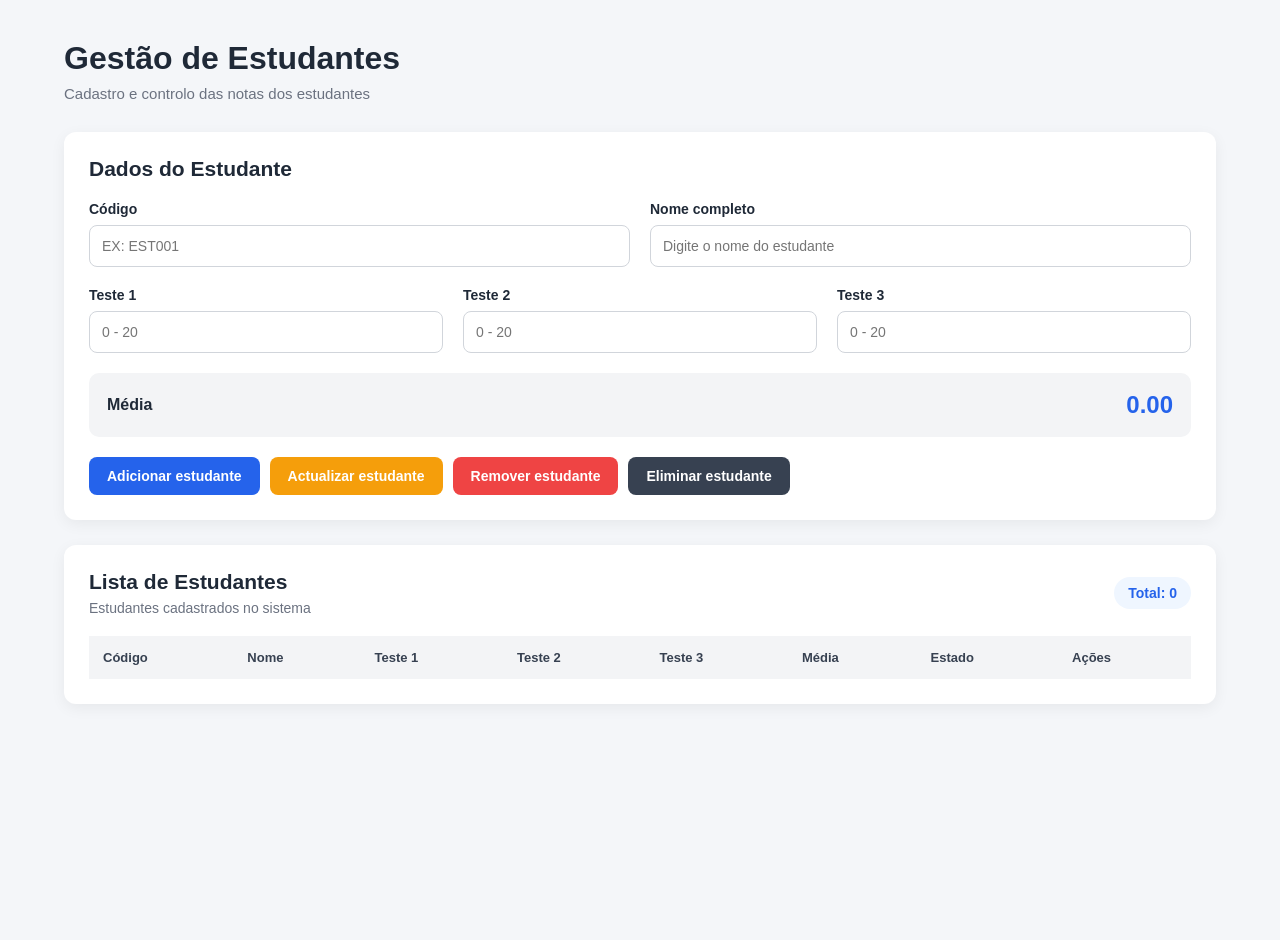
<file: AULA6/Crud_estudantes/CRUD_ESTUDANTES.html>
<!DOCTYPE html>
<html lang="pt">
<head>
    <meta charset="UTF-8">
    <meta name="viewport" content="width=device-width, initial-scale=1.0">
    <title>Crud de Estudantes</title>
    <link rel="stylesheet" href="estilo.css">
</head>
<body>
    <div class="cabecalho">
        <header>
            <h1>Gestão de Estudantes</h1>
            <p>Cadastro e controlo das notas dos estudantes</p>
        </header>
        <section class="form-section">
            <h2>Dados do Estudante</h2>
            <form id="formEstudante">
                <div class="form-group">
                    <div class="input-box">
                        <label for="codigo">Código</label>
                        <input type="text" id="codigo" placeholder="EX: EST001">
                    </div>
                    <div class="input-box">
                        <label for="nome">Nome completo</label>
                        <input type="text" id="nome" placeholder="Digite o nome do estudante">
                    </div>
                </div>
                <div class="form-group">
                    <div class="input-box">
                        <label for="teste1">Teste 1</label>
                        <input type="number" id="teste1" placeholder="0 - 20" min="0" max="20">
                    </div>
                    <div class="input-box">
                        <label for="teste2">Teste 2</label>
                        <input type="number" id="teste2" placeholder="0 - 20" min="0" max="20">
                    </div>
                    <div class="input-box">
                        <label for="teste3">Teste 3</label>
                        <input type="number" id="teste3" placeholder="0 - 20" min="0"max="20">
                    </div>
                </div>
                <div class="media-box">
                    <span>Média</span>
                    <strong id="media">
                        0.00
                    </strong>
                </div>
                <div class="buttons">
                    <button type="submit" id="btnAdicionar">
                        Adicionar estudante
                    </button>
                    <button type="button" id="btnActualizar">
                        Actualizar estudante
                    </button>
                    <button type="button" id="btnRemover">
                        Remover estudante
                    </button>
                    <button type="button" id="btnEliminar">
                        Eliminar estudante
                    </button>
                </div>
            </form>
        </section>
        <section class="table-section">
            <div class="table-header">
                <div>
                    <h2>Lista de Estudantes</h2>
                    <p>Estudantes cadastrados no sistema</p>
                </div>
                <span id="totalEstudantes">
                    Total: 0
                </span>

            </div>
            <div class="table-container">
                <table>
                    <thead>
                        <tr>
                            <th>Código</th>
                            <th>Nome</th>
                            <th>Teste 1</th>
                            <th>Teste 2</th>
                            <th>Teste 3</th>
                            <th>Média</th>
                            <th>Estado</th>
                            <th>Ações</th>
                        </tr>
                    </thead>

                    <tbody id="tabelaEstudantes">

                    </tbody>
                </table>
            </div>
        </section>
    </div>
    <script src="script.js"></script>
</body>
</html>
</file>
<file: AULA6/Crud_estudantes/estilo.css>
* {
    margin: 0;
    padding: 0;
    box-sizing: border-box;
}
body {
    font-family: Arial, sans-serif;
    background: #f4f6f9;
    color: #1f2937;
    min-height: 100vh;
}
.cabecalho {
    width: 90%;
    max-width: 1200px;
    margin: 40px auto;
}
header {
    margin-bottom: 30px;
}
header h1 {
    font-size: 32px;
    margin-bottom: 8px;
}
header p {
    color: #6b7280;
    font-size: 15px;
}
.form-section,
.table-section {
    background: white;
    padding: 25px;
    border-radius: 12px;
    box-shadow: 0 4px 15px rgba(0, 0, 0, 0.06);
    margin-bottom: 25px;
}

.form-section h2,
.table-section h2 {
    margin-bottom: 6px;
}

.form-section h2 {
    font-size: 21px;
}

.table-section h2 {
    font-size: 21px;
}
.form-group {
    display: flex;
    gap: 20px;
    margin-top: 20px;
}

.input-box {
    flex: 1;
    display: flex;
    flex-direction: column;
}

.input-box label {
    font-size: 14px;
    font-weight: bold;
    margin-bottom: 8px;
}

.input-box input {
    padding: 12px;
    border: 1px solid #d1d5db;
    border-radius: 8px;
    outline: none;
    font-size: 14px;
    transition: 0.3s;
}

.input-box input:focus {
    border-color: #2563eb;
    box-shadow: 0 0 0 3px rgba(37, 99, 235, 0.1);
}
.media-box {
    margin-top: 20px;
    padding: 18px;
    border-radius: 10px;
    background: #f3f4f6;

    display: flex;
    justify-content: space-between;
    align-items: center;
}

.media-box span {
    font-size: 16px;
    font-weight: bold;
}

.media-box strong {
    font-size: 24px;
    color: #2563eb;
}
.buttons {
    display: flex;
    flex-wrap: wrap;
    gap: 10px;
    margin-top: 20px;
}

.buttons button {
    border: none;
    padding: 11px 18px;
    border-radius: 8px;
    cursor: pointer;
    font-size: 14px;
    font-weight: bold;
    transition: 0.3s;
}
#btnAdicionar {
    background: #2563eb;
    color: white;
}

#btnAdicionar:hover {
    background: #1d4ed8;
}
#btnActualizar {
    background: #f59e0b;
    color: white;
}
#btnActualizar:hover {
    background: #d97706;
}
#btnRemover {
    background: #ef4444;
    color: white;
}
#btnRemover:hover {
    background: #dc2626;
}
#btnEliminar {
    background: #374151;
    color: white;
}
#btnEliminar:hover {
    background: #1f2937;
}
.table-header {
    display: flex;
    justify-content: space-between;
    align-items: center;
    margin-bottom: 20px;
}

.table-header p {
    color: #6b7280;
    font-size: 14px;
}

#totalEstudantes {
    background: #eff6ff;
    color: #2563eb;
    padding: 8px 14px;
    border-radius: 20px;
    font-size: 14px;
    font-weight: bold;
}
.table-container {
    width: 100%;
    overflow-x: auto;
}

table {
    width: 100%;
    border-collapse: collapse;
    min-width: 800px;
}

thead {
    background: #f3f4f6;
}

th {
    text-align: left;
    padding: 14px;
    font-size: 13px;
    color: #374151;
}

td {
    padding: 14px;
    border-top: 1px solid #e5e7eb;
    font-size: 14px;
}

tbody tr {
    transition: 0.2s;
}

tbody tr:hover {
    background: #f9fafb;
}
@media (max-width: 768px) {

    .container {
        width: 95%;
        margin: 20px auto;
    }

    .form-group {
        flex-direction: column;
        gap: 15px;
    }

    .table-header {
        flex-direction: column;
        align-items: flex-start;
        gap: 12px;
    }

    .buttons {
        flex-direction: column;
    }

    .buttons button {
        width: 100%;
    }

    header h1 {
        font-size: 26px;
    }
}
</file>
